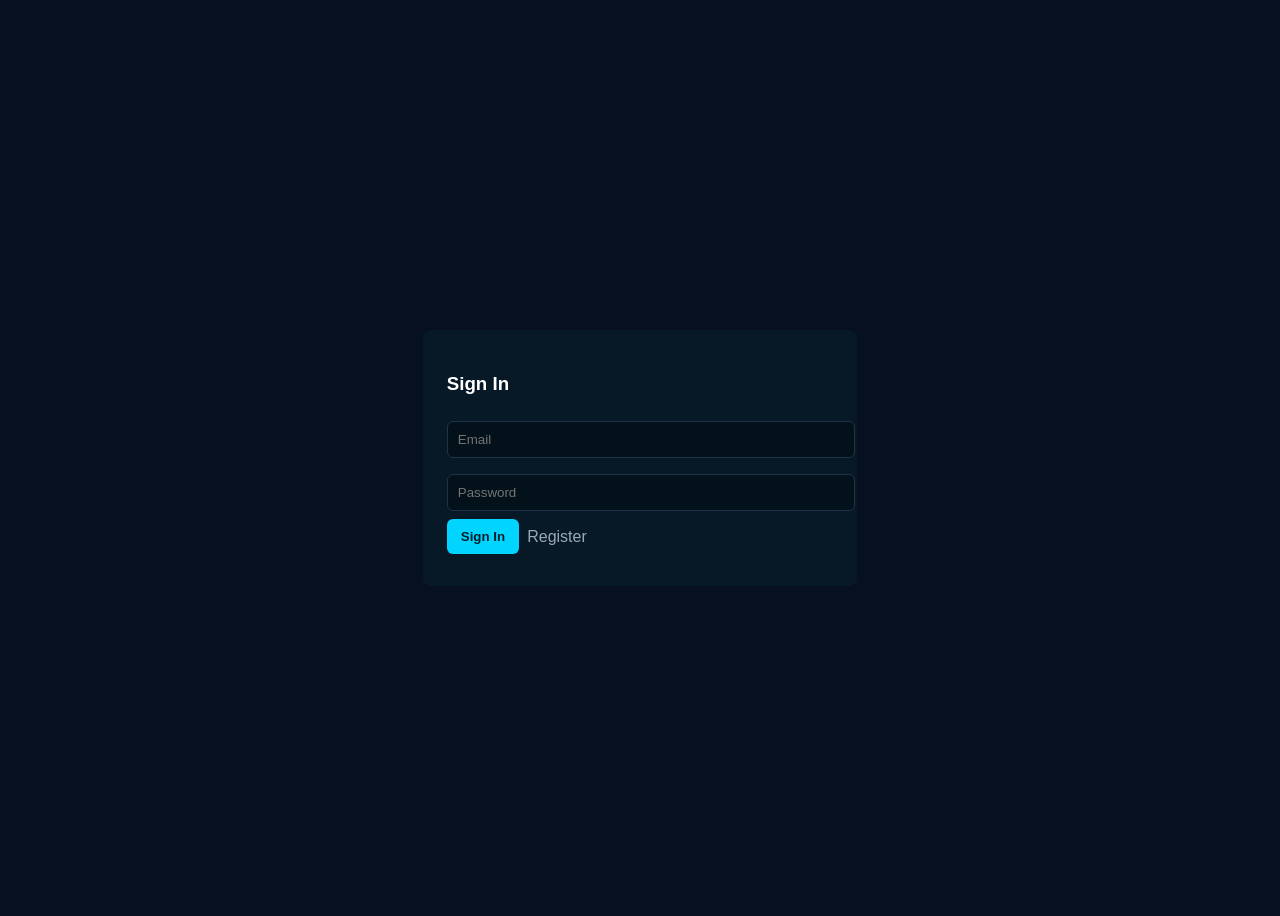
<file: Project/frontend/index.html>
<!DOCTYPE html>
<html lang="en">
<head>
    <meta charset="UTF-8">
    <meta name="viewport" content="width=device-width, initial-scale=1.0">
    <title>Disease Prediction System - SAO Health</title>
    <link rel="stylesheet" href="style.css">
</head>
<body>
<div class="app-shell">
    <!-- Sidebar: history / new chat (collapsible) -->
    <aside id="sidebar" class="sidebar open">
        <div class="sidebar-top">
            <div class="brand">SAO Health</div>
            <button id="collapseBtn" class="icon-btn" title="Collapse">≡</button>
        </div>

        <div class="sidebar-controls">
            <button id="newChatBtn" class="btn small">+ New Chat</button>
        </div>

        <div id="chatList" class="chat-list">
            <!-- Chat history items will be loaded here -->
        </div>

        <div class="sidebar-footer">
            <div class="user-mini" id="userMini">
                <div class="user-avatar" id="userAvatar">?</div>
                <div class="user-info">
                    <div class="user-name" id="userName">Loading...</div>
                    <button id="profileBtn" class="btn-link" onclick="showProfileModal()">View Profile</button>
                </div>
            </div>
        </div>
    </aside>

    <main class="main">
        <header class="main-header">
            <div id="currentChatTitle" class="title">New chat</div>
            <div class="header-actions">
                <button id="toggleSidebarBtn" class="icon-btn" onclick="toggleSidebar()">≡</button>
                <a class="btn" href="landing.html">Back to Landing</a>
                <button id="logoutBtn" class="btn outline" onclick="logout()">Logout</button>
            </div>
        </header>

        <!-- Chat Window -->
        <section id="chatWindow" class="chat-window">
            <div id="messages" class="messages">
                <!-- Welcome message -->
                <div class="msg assistant">
                    <div class="msg-content">
                        <p>Hello! I'm SAO Health Assistant. Describe your symptoms, and I'll help predict potential conditions and provide recommendations.</p>
                        <p>For example: "I have fever, cough, and headache"</p>
                    </div>
                </div>
            </div>
            <!-- Typing indicator (hidden by default) -->
            <div id="typingIndicator" class="typing-indicator hidden">
                <span></span><span></span><span></span>
            </div>
        </section>

        <!-- Composer -->
        <footer class="composer">
            <div class="composer-container">
                <textarea id="chatInput" placeholder="Describe your symptoms or ask a question..." rows="1"></textarea>
                <button id="sendBtn" class="send-btn" onclick="sendMessage()">
                    <svg viewBox="0 0 24 24" fill="none" stroke="currentColor" stroke-width="2">
                        <path d="M22 2L11 13M22 2L15 22L11 13M22 2L2 9L11 13"/>
                    </svg>
                </button>
            </div>
            <div class="composer-hint">AI predictions are for informational purposes only. Always consult a healthcare professional.</div>
        </footer>
    </main>
</div>

<!-- User Profile Modal -->
<div id="profileModal" class="modal hidden">
    <div class="modal-overlay" onclick="closeProfileModal()"></div>
    <div class="modal-content">
        <div class="modal-header">
            <h2>User Profile</h2>
            <button class="modal-close" onclick="closeProfileModal()">×</button>
        </div>
        <div class="modal-body">
            <div class="profile-section">
                <div class="profile-avatar" id="profileAvatar">?</div>
                <div class="profile-stats">
                    <div class="stat-card">
                        <div class="stat-value" id="statChats">0</div>
                        <div class="stat-label">Chats</div>
                    </div>
                    <div class="stat-card">
                        <div class="stat-value" id="statMessages">0</div>
                        <div class="stat-label">Messages</div>
                    </div>
                </div>
            </div>
            <form id="profileForm" onsubmit="updateProfile(event)">
                <div class="form-group">
                    <label for="profileName">Full Name</label>
                    <input type="text" id="profileName" name="fullName">
                </div>
                <div class="form-group">
                    <label for="profileEmail">Email</label>
                    <input type="email" id="profileEmail" name="email" readonly>
                </div>
                <div class="form-row">
                    <div class="form-group">
                        <label for="profileDob">Date of Birth</label>
                        <input type="date" id="profileDob" name="dob">
                    </div>
                    <div class="form-group">
                        <label for="profileGender">Gender</label>
                        <select id="profileGender" name="gender">
                            <option value="">Select...</option>
                            <option value="male">Male</option>
                            <option value="female">Female</option>
                            <option value="other">Other</option>
                            <option value="prefer_not_to_say">Prefer not to say</option>
                        </select>
                    </div>
                </div>
                <div class="form-group">
                    <label for="profileNationality">Nationality</label>
                    <input type="text" id="profileNationality" name="nationality">
                </div>
                <div class="form-actions">
                    <button type="submit" class="btn">Save Changes</button>
                    <button type="button" class="btn outline" onclick="showPasswordModal()">Change Password</button>
                </div>
            </form>
        </div>
    </div>
</div>

<!-- Password Change Modal -->
<div id="passwordModal" class="modal hidden">
    <div class="modal-overlay" onclick="closePasswordModal()"></div>
    <div class="modal-content">
        <div class="modal-header">
            <h2>Change Password</h2>
            <button class="modal-close" onclick="closePasswordModal()">×</button>
        </div>
        <div class="modal-body">
            <form id="passwordForm" onsubmit="changePassword(event)">
                <div class="form-group">
                    <label for="currentPassword">Current Password</label>
                    <input type="password" id="currentPassword" name="currentPassword" required>
                </div>
                <div class="form-group">
                    <label for="newPassword">New Password</label>
                    <input type="password" id="newPassword" name="newPassword" required minlength="8">
                </div>
                <div class="form-group">
                    <label for="confirmPassword">Confirm New Password</label>
                    <input type="password" id="confirmPassword" name="confirmPassword" required minlength="8">
                </div>
                <div class="form-actions">
                    <button type="submit" class="btn">Update Password</button>
                    <button type="button" class="btn outline" onclick="closePasswordModal()">Cancel</button>
                </div>
            </form>
        </div>
    </div>
</div>

<!-- Toast Notification -->
<div id="toast" class="toast hidden"></div>

<script src="script.js"></script>
</body>
</html>
</file>
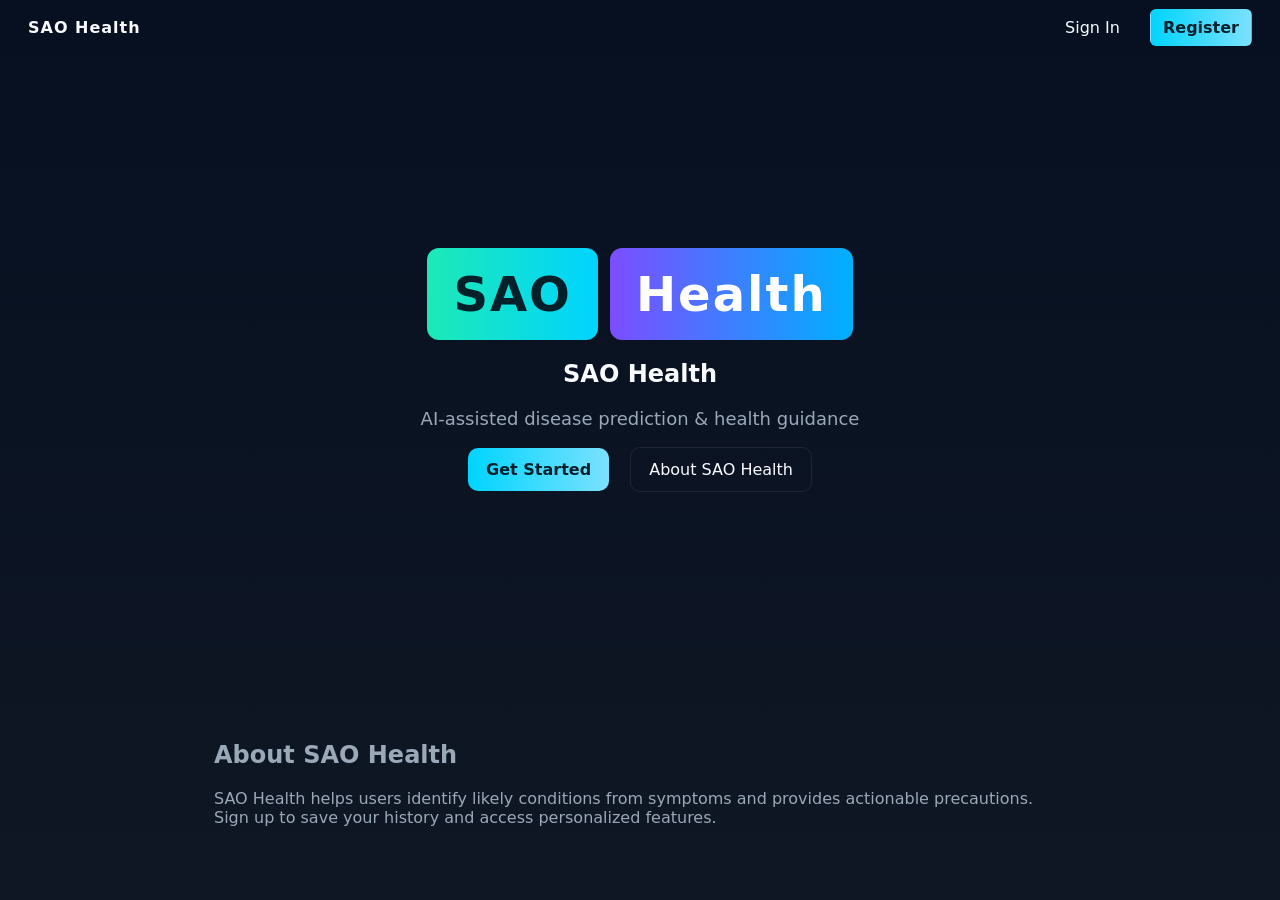
<file: Project/frontend/landing.html>
<!DOCTYPE html>
<html lang="en">
<head>
    <meta charset="utf-8" />
    <meta name="viewport" content="width=device-width,initial-scale=1" />
    <title>SAO Health — Welcome</title>
    <link rel="stylesheet" href="landing.css" />
</head>
<body>
<header class="topbar">
    <div class="brand">SAO Health</div>
    <nav>
        <a class="btn" href="signin.html">Sign In</a>
        <a class="btn primary" href="register.html">Register</a>
    </nav>
</header>

<section class="hero">
    <div class="hero-content">
        <div class="logo-anim" aria-hidden="true">
            <div class="sao">SAO</div>
            <div class="health">Health</div>
        </div>

        <h1 class="sr-only">SAO Health</h1>

        <p class="subtitle">AI-assisted disease prediction & health guidance</p>

        <div class="hero-cta">
            <a class="btn big" id="getStarted" href="index.html">Get Started</a>
            <a class="btn outline" href="#about">About SAO Health</a>
        </div>
    </div>
</section>

<section id="about" class="about">
    <div class="container">
        <h2>About SAO Health</h2>
        <p>SAO Health helps users identify likely conditions from symptoms and provides actionable precautions. Sign up to save your history and access personalized features.</p>
    </div>
</section>

<script src="landing.js"></script>
</body>
</html>
</file>
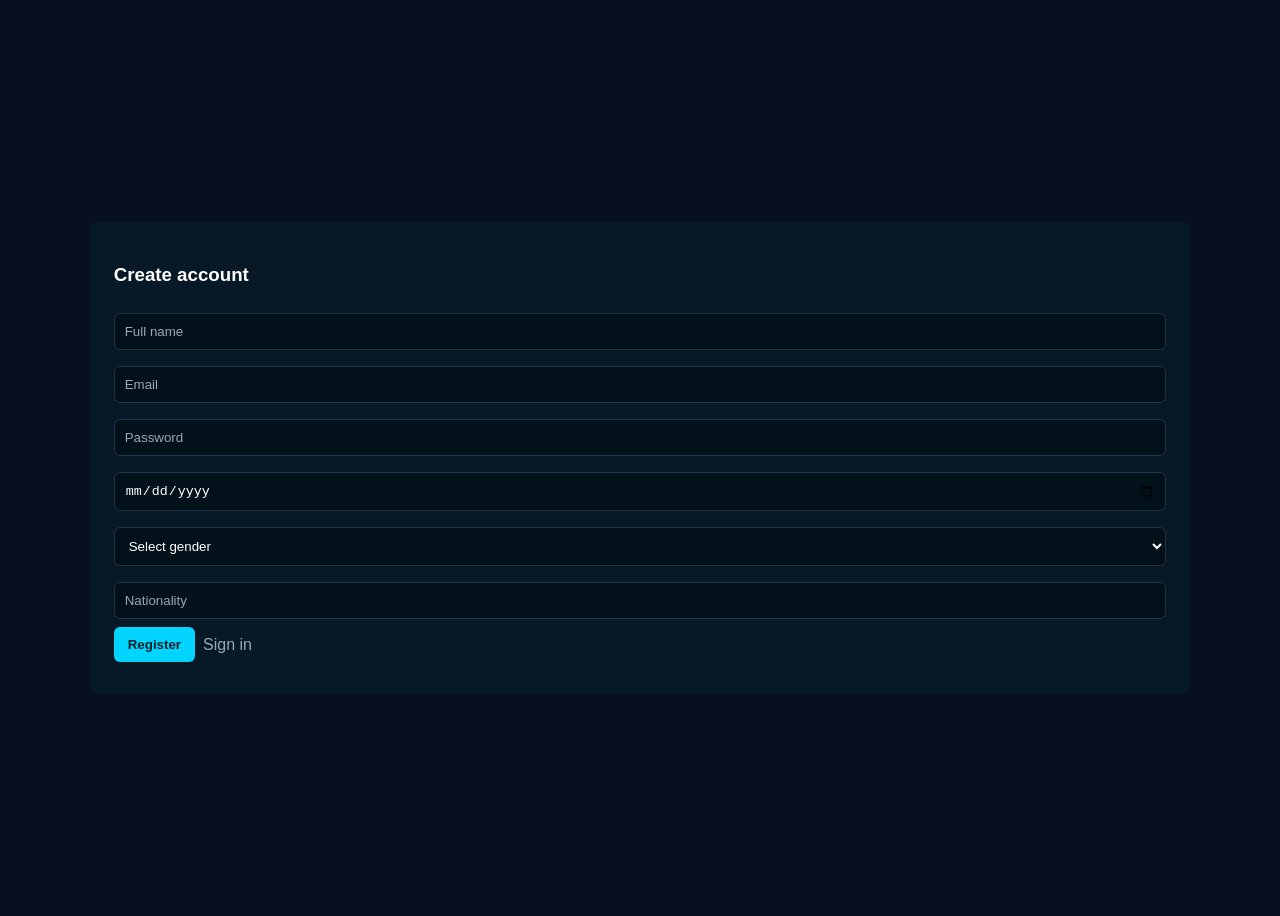
<file: Project/frontend/register.html>
<!--<!DOCTYPE html>
<html lang="en">
<head>
  <meta charset="utf-8" />
  <meta name="viewport" content="width=device-width,initial-scale=1" />
  <title>Register — SAO Health</title>
  <style>
    body{font-family:Arial,Helvetica,sans-serif;display:flex;height:100vh;align-items:center;justify-content:center;background:#071021;color:#fff}
    .card{background:#071827;padding:24px;border-radius:8px;min-width:320px}
    .card input{width:100%;margin:8px 0;padding:10px;border-radius:6px;border:1px solid #233246;background:#02111a;color:#fff}
    .btn{display:inline-block;padding:10px 14px;border-radius:6px;background:#00d4ff;color:#04202a;font-weight:700;text-decoration:none;border:none;cursor:pointer}
    .muted{color:#9aa8b8;font-size:13px;margin-top:8px}
  </style>
</head>
<body>
  <form id="regForm" class="card">
    <h3>Create account</h3>
    <input id="name" name="name" type="text" placeholder="Full name" required />
    <input id="email" name="email" type="email" placeholder="Email" required />
    <input id="password" name="password" type="password" placeholder="Password" required />
    <div style="display:flex;gap:8px;align-items:center">
      <button class="btn" type="submit">Register</button>
      <a href="signin.html" style="color:#9aa8b8;text-decoration:none">Sign in</a>
    </div>
    <div id="msg" class="muted"></div>
  </form>

<script>
const API_BASE = "http://127.0.0.1:8000";
document.getElementById("regForm").addEventListener("submit", async (e) => {
  e.preventDefault();
  const name = document.getElementById("name").value.trim();
  const email = document.getElementById("email").value.trim();
  const password = document.getElementById("password").value;
  document.getElementById("msg").innerText = "Registering...";
  try {
    const res = await fetch(API_BASE + "/auth/register", {
      method: "POST",
      headers: { "Content-Type": "application/json" },
      body: JSON.stringify({ name, email, password })
    });
    const data = await res.json();
    if (!res.ok) {
      document.getElementById("msg").innerText = data.detail || JSON.stringify(data);
      return;
    }
    document.getElementById("msg").innerText = "Registered. Redirecting to sign in...";
    setTimeout(()=> window.location.href = "signin.html", 900);
  } catch (err) {
    document.getElementById("msg").innerText = "Network error";
    console.error(err);
  }
});
</script>
</body>
</html>-->
<!DOCTYPE html>
<html lang="en">
<head>
  <meta charset="utf-8" />
  <meta name="viewport" content="width=device-width,initial-scale=1" />
  <title>Register — SAO Health</title>
  <style>
    body{font-family:Arial,Helvetica,sans-serif;display:flex;height:100vh;align-items:center;justify-content:center;background:#071021;color:#fff}
    .card{background:#071827;padding:24px;border-radius:8px;min-width:320px}
    .card input, .card select{width:100%;margin:8px 0;padding:10px;border-radius:6px;border:1px solid #233246;background:#02111a;color:#fff;box-sizing:border-box}
    .card input::placeholder{color:#9aa8b8}
    .btn{display:inline-block;padding:10px 14px;border-radius:6px;background:#00d4ff;color:#04202a;font-weight:700;text-decoration:none;border:none;cursor:pointer}
    .muted{color:#9aa8b8;font-size:13px;margin-top:8px}
    .error{color:#ff6b6b}
    .success{color:#51cf66}
  </style>
</head>
<body>
  <form id="regForm" class="card">
    <h3>Create account</h3>
    <input id="fullName" name="fullName" type="text" placeholder="Full name" required />
    <input id="email" name="email" type="email" placeholder="Email" required />
    <input id="password" name="password" type="password" placeholder="Password" required />
    <input id="dob" name="dob" type="date" required />
    <select id="gender" name="gender" required>
      <option value="">Select gender</option>
      <option value="Male">Male</option>
      <option value="Female">Female</option>
      <option value="Other">Other</option>
    </select>
    <input id="nationality" name="nationality" type="text" placeholder="Nationality" required />
    <div style="display:flex;gap:8px;align-items:center">
      <button class="btn" type="submit">Register</button>
      <a href="signin.html" style="color:#9aa8b8;text-decoration:none">Sign in</a>
    </div>
    <div id="msg" class="muted"></div>
  </form>

<script>
const API_BASE = "http://127.0.0.1:8000";
document.getElementById("regForm").addEventListener("submit", async (e) => {
  e.preventDefault();
  const fullName = document.getElementById("fullName").value.trim();
  const email = document.getElementById("email").value.trim();
  const password = document.getElementById("password").value;
  const dob = document.getElementById("dob").value;
  const gender = document.getElementById("gender").value;
  const nationality = document.getElementById("nationality").value.trim();
  
  document.getElementById("msg").innerText = "Registering...";
try {
  const res = await fetch(API_BASE + "/auth/register", {
    method: "POST",
    headers: { "Content-Type": "application/json" },
    body: JSON.stringify({ fullName, email, password, dob, gender, nationality })
  });
  
  const data = await res.json();
  
  if (!res.ok) {
    document.getElementById("msg").innerText = data.detail || data.message || JSON.stringify(data);
    document.getElementById("msg").className = "muted error";
    console.error("Server error:", data);
    return;
  }
  
  document.getElementById("msg").innerText = "Registered. Redirecting to sign in...";
  document.getElementById("msg").className = "muted success";
  setTimeout(() => window.location.href = "signin.html", 900);
} catch (err) {
  document.getElementById("msg").innerText = "Network error: " + err.message;
  document.getElementById("msg").className = "muted error";
  console.error("Error:", err);
}
});
</script>
</body>
</html>
</file>
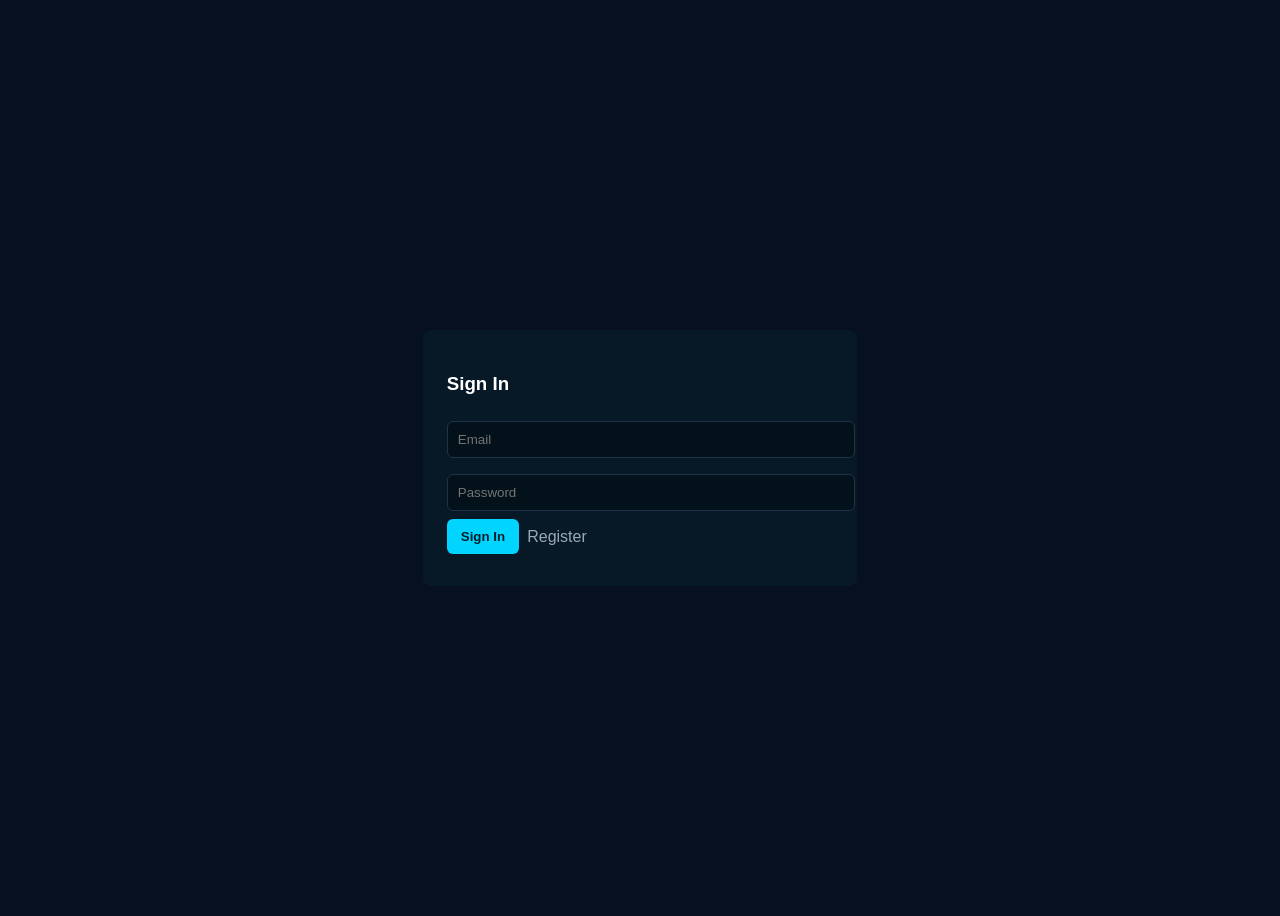
<file: Project/frontend/signin.html>
<!DOCTYPE html>
<html lang="en">
<head>
  <meta charset="utf-8" />
  <meta name="viewport" content="width=device-width,initial-scale=1" />
  <title>Sign In — SAO Health</title>
  <style>
    body{font-family:Arial,Helvetica,sans-serif;display:flex;height:100vh;align-items:center;justify-content:center;background:#071021;color:#fff}
    .card{background:#071827;padding:24px;border-radius:8px;min-width:320px}
    .card input{width:100%;margin:8px 0;padding:10px;border-radius:6px;border:1px solid #233246;background:#02111a;color:#fff}
    .btn{display:inline-block;padding:10px 14px;border-radius:6px;background:#00d4ff;color:#04202a;font-weight:700;text-decoration:none;border:none;cursor:pointer}
    .muted{color:#9aa8b8;font-size:13px;margin-top:8px}
  </style>
</head>
<body>
  <form id="signinForm" class="card">
    <h3>Sign In</h3>
    <input id="email" name="email" type="email" placeholder="Email" required />
    <input id="password" name="password" type="password" placeholder="Password" required />
    <div style="display:flex;gap:8px;align-items:center">
      <button class="btn" type="submit">Sign In</button>
      <a href="register.html" style="color:#9aa8b8;text-decoration:none">Register</a>
    </div>
    <div id="msg" class="muted"></div>
  </form>

<script>
const API_BASE = "http://127.0.0.1:8000";
document.getElementById("signinForm").addEventListener("submit", async (e) => {
  e.preventDefault();
  const email = document.getElementById("email").value.trim();
  const password = document.getElementById("password").value;
  document.getElementById("msg").innerText = "Signing in...";
  try {
    const res = await fetch(API_BASE + "/auth/login", {
      method: "POST",
      headers: { "Content-Type": "application/json" },
      body: JSON.stringify({ email, password })
    });
    const data = await res.json();
    if (!res.ok) {
      document.getElementById("msg").innerText = data.detail || JSON.stringify(data);
      return;
    }
    document.getElementById("msg").innerText = "Signed in.";
    console.log("Login response:", data);
    localStorage.setItem("sao_token", data.access_token);
    if (data.user) localStorage.setItem("sao_user", JSON.stringify(data.user));
    console.log("Token stored:", localStorage.getItem("sao_token"));
    console.log("User stored:", localStorage.getItem("sao_user"));
    window.location.href = "index.html";
  } catch (err) {
    document.getElementById("msg").innerText = "Network error";
    console.error(err);
  }
});
</script>
</body>
</html>
</file>
<file: Project/frontend/style.css>
body {
    font-family: -apple-system, BlinkMacSystemFont, 'Segoe UI', Roboto, Oxygen, Ubuntu, sans-serif;
    background: #0f1724;
    margin: 0;
    padding: 0;
}

.container {
    width: 40%;
    margin: auto;
    margin-top: 60px;
    padding: 20px;
    background: white;
    border-radius: 10px;
    box-shadow: 0 0 10px gray;
}

textarea {
    width: 100%;
    height: 120px;
    padding: 10px;
    font-size: 16px;
}

button {
    margin-top: 10px;
    width: 100%;
    padding: 12px;
    background: #1e88e5;
    color: white;
    border: none;
    cursor: pointer;
    border-radius: 6px;
    font-size: 16px;
}

button:hover {
    background: #1565c0;
}

.result {
    margin-top: 20px;
    background: #fafafa;
    padding: 15px;
    border-left: 4px solid #1e88e5;
}

.hidden {
    display: none !important;
}

ul {
    margin-top: 10px;
}

:root{
  --bg:#0f1724;
  --card:#0b1220;
  --accent:#00d4ff;
  --accent-2:#7c4dff;
  --muted:#9aa8b8;
  --white:#f8fbff;
}

.app-shell{
  display:flex;
  min-height:100vh;
  background: linear-gradient(180deg,#071021 0%, var(--bg) 100%);
  color:var(--white);
}

.sidebar{
  width:280px;
  background:linear-gradient(180deg,#071827,#06121a);
  border-right:1px solid rgba(255,255,255,0.04);
  padding:16px;
  display:flex;
  flex-direction:column;
  transition:width .22s ease, transform .25s ease;
  box-shadow: 4px 0 20px rgba(2,6,12,0.6);
  z-index: 100;
}
.sidebar.closed{
  width:64px;
  transform: translateX(-100%);
  position: absolute;
}
.sidebar .sidebar-top{
  display:flex;
  align-items:center;
  justify-content:space-between;
  margin-bottom:12px;
}
.sidebar .brand{
  font-weight:700;
  letter-spacing:1px;
  font-size: 1.2rem;
}
.icon-btn{
  background:transparent;
  color:var(--white);
  border:none;
  font-size:18px;
  cursor:pointer;
  padding: 8px;
  border-radius: 8px;
  transition: background 0.2s;
}
.icon-btn:hover{
  background: rgba(255,255,255,0.1);
}

.sidebar-controls{
  margin-bottom:12px;
}
.btn.small{
  padding:8px 10px;
  background:linear-gradient(90deg,var(--accent),var(--accent-2));
  color:#04202a;
  border-radius:8px;
  border:none;
  cursor:pointer;
  width: 100%;
  font-weight: 600;
}

.chat-list{
  overflow:auto;
  flex:1 1 auto;
  padding-right:6px;
}
.chat-item{
  padding:10px;
  margin-bottom:8px;
  background:rgba(255,255,255,0.02);
  border-radius:8px;
  cursor:pointer;
  font-size:14px;
  color:var(--white);
  transition: all 0.2s;
  display: flex;
  align-items: center;
  gap: 10px;
}
.chat-item:hover{
  background:rgba(255,255,255,0.06);
}
.chat-item.active{
  background:linear-gradient(90deg, rgba(0,212,255,0.12), rgba(124,77,255,0.08));
  border-left:3px solid var(--accent);
  padding-left:8px;
}
.chat-item-icon{
  font-size: 16px;
  opacity: 0.7;
}
.chat-item-title{
  flex: 1;
  white-space: nowrap;
  overflow: hidden;
  text-overflow: ellipsis;
}

.sidebar-footer{
  margin-top:12px;
  border-top: 1px solid rgba(255,255,255,0.04);
  padding-top: 12px;
}
.user-mini{
  display: flex;
  align-items: center;
  gap: 10px;
  padding: 8px;
  border-radius: 8px;
  cursor: pointer;
  transition: background 0.2s;
}
.user-mini:hover{
  background: rgba(255,255,255,0.05);
}
.user-avatar{
  width: 36px;
  height: 36px;
  border-radius: 50%;
  background: linear-gradient(135deg, var(--accent), var(--accent-2));
  display: flex;
  align-items: center;
  justify-content: center;
  font-weight: 600;
  font-size: 14px;
}
.user-info{
  flex: 1;
  min-width: 0;
}
.user-name{
  font-weight: 500;
  font-size: 14px;
  white-space: nowrap;
  overflow: hidden;
  text-overflow: ellipsis;
}
.btn-link{
  background: none;
  border: none;
  color: var(--accent);
  font-size: 12px;
  cursor: pointer;
  padding: 0;
  width: auto;
  margin: 0;
  text-decoration: underline;
}

.main{
  flex:1 1 auto;
  display:flex;
  flex-direction:column;
  max-height:100vh;
  position: relative;
}
.main-header{
  display:flex;
  justify-content:space-between;
  align-items:center;
  padding:16px 20px;
  border-bottom:1px solid rgba(255,255,255,0.03);
  background: linear-gradient(90deg, rgba(2,6,12,0.2), transparent);
}
.title{
  font-weight:700;
  font-size: 1.1rem;
}
.header-actions{
  display: flex;
  align-items: center;
  gap: 10px;
}
.header-actions .btn{
  background:transparent;
  color:var(--white);
  border:1px solid rgba(255,255,255,0.06);
  padding:8px 10px;
  border-radius:8px;
  text-decoration:none;
  width: auto;
}
.header-actions .btn.outline{
  background: transparent;
  border: 1px solid rgba(255,255,255,0.2);
}
.header-actions .btn.outline:hover{
  background: rgba(255,255,255,0.05);
}

.chat-window{
  padding:18px;
  overflow:auto;
  background:linear-gradient(180deg, rgba(2,6,12,0.02), transparent);
  flex:1 1 auto;
  display: flex;
  flex-direction: column;
}
.messages{
  display:flex;
  flex-direction:column;
  gap:12px;
  max-width: 800px;
  margin: 0 auto;
  width: 100%;
  padding-bottom: 20px;
}

.msg{
  max-width:80%;
  padding:12px 16px;
  border-radius:12px;
  line-height:1.5;
  white-space:pre-wrap;
  animation: fadeIn 0.3s ease;
}
@keyframes fadeIn{
  from{ opacity: 0; transform: translateY(10px); }
  to{ opacity: 1; transform: translateY(0); }
}
.msg.user{
  align-self:flex-end;
  background:linear-gradient(135deg,var(--accent),#7be1ff);
  color:#04202a;
  border-bottom-right-radius:4px;
}
.msg.assistant{
  align-self:flex-start;
  background:rgba(255,255,255,0.03);
  color:var(--white);
  border-bottom-left-radius:4px;
  border: 1px solid rgba(255,255,255,0.05);
}
.msg.system{
  align-self:center;
  background:transparent;
  color: var(--muted);
  font-size: 13px;
  font-style: italic;
}

.msg-content{
  min-height: 20px;
}
.msg-content p{
  margin: 0 0 8px 0;
}
.msg-content p:last-child{
  margin-bottom: 0;
}

.prediction-result{
  background: rgba(0, 212, 255, 0.1);
  border: 1px solid rgba(0, 212, 255, 0.2);
  border-radius: 8px;
  padding: 12px;
  margin-top: 8px;
}
.prediction-result h4{
  margin: 0 0 8px 0;
  color: var(--accent);
  font-size: 14px;
}
.prediction-result .disease-name{
  font-size: 18px;
  font-weight: 600;
  color: var(--white);
  margin-bottom: 8px;
}
.prediction-result .probability{
  font-size: 13px;
  color: var(--muted);
  margin-bottom: 12px;
}
.prediction-result .precautions{
  margin-top: 12px;
}
.prediction-result .precautions h5{
  margin: 0 0 6px 0;
  font-size: 13px;
  color: var(--muted);
}
.prediction-result .precautions ul{
  margin: 0;
  padding-left: 20px;
}
.prediction-result .precautions li{
  margin-bottom: 4px;
  font-size: 13px;
}

.composer{
  display:flex;
  flex-direction:column;
  gap:8px;
  padding:16px 20px;
  border-top:1px solid rgba(255,255,255,0.03);
  background:linear-gradient(180deg, rgba(2,6,12,0.02), rgba(2,6,12,0.05));
}
.composer-container{
  display:flex;
  gap:12px;
  align-items:flex-end;
  max-width: 800px;
  margin: 0 auto;
  width: 100%;
}
.composer textarea{
  flex:1 1 auto;
  min-height:44px;
  max-height:180px;
  padding:12px 16px;
  border-radius:16px;
  border:1px solid rgba(255,255,255,0.08);
  background: rgba(2,6,12,0.3);
  color:var(--white);
  resize:none;
  font-family: inherit;
  font-size: 15px;
  line-height: 1.4;
}
.composer textarea:focus{
  outline: none;
  border-color: var(--accent);
}
.composer textarea::placeholder{
  color: var(--muted);
}
.send-btn{
  width:44px;
  height:44px;
  border-radius:50%;
  background:linear-gradient(135deg,var(--accent),var(--accent-2));
  color:#04202a;
  padding:0;
  display:flex;
  align-items:center;
  justify-content:center;
  border:none;
  cursor:pointer;
  transition: all 0.2s;
}
.send-btn:hover{
  transform: scale(1.05);
  box-shadow: 0 0 20px rgba(0, 212, 255, 0.3);
}
.send-btn:disabled{
  opacity: 0.5;
  cursor: not-allowed;
  transform: none;
  box-shadow: none;
}
.send-btn svg{
  width:20px;
  height:20px;
}
.composer-hint{
  text-align: center;
  font-size:12px;
  color:var(--muted);
  max-width: 800px;
  margin: 0 auto;
  width: 100%;
}

.typing-indicator{
  display: flex;
  gap: 4px;
  padding: 12px 16px;
  align-self: flex-start;
  background: rgba(255,255,255,0.03);
  border-radius: 12px;
  border-bottom-left-radius: 4px;
}
.typing-indicator span{
  width: 8px;
  height: 8px;
  border-radius: 50%;
  background: var(--accent);
  animation: bounce 1.4s infinite ease-in-out both;
}
.typing-indicator span:nth-child(1){ animation-delay: -0.32s; }
.typing-indicator span:nth-child(2){ animation-delay: -0.16s; }
@keyframes bounce{
  0%, 80%, 100%{ transform: scale(0); opacity: 0.5; }
  40%{ transform: scale(1); opacity: 1; }
}

.modal{
  position: fixed;
  top: 0;
  left: 0;
  right: 0;
  bottom: 0;
  z-index: 1000;
  display: flex;
  align-items: center;
  justify-content: center;
}
.modal-overlay{
  position: absolute;
  top: 0;
  left: 0;
  right: 0;
  bottom: 0;
  background: rgba(0, 0, 0, 0.7);
  backdrop-filter: blur(4px);
}
.modal-content{
  position: relative;
  background: var(--card);
  border-radius: 16px;
  width: 90%;
  max-width: 480px;
  max-height: 90vh;
  overflow: auto;
  border: 1px solid rgba(255,255,255,0.1);
  box-shadow: 0 20px 60px rgba(0, 0, 0, 0.5);
}
.modal-header{
  display: flex;
  justify-content: space-between;
  align-items: center;
  padding: 20px 24px;
  border-bottom: 1px solid rgba(255,255,255,0.05);
}
.modal-header h2{
  margin: 0;
  font-size: 1.3rem;
}
.modal-close{
  background: none;
  border: none;
  color: var(--muted);
  font-size: 24px;
  cursor: pointer;
  padding: 0;
  width: auto;
  margin: 0;
}
.modal-close:hover{
  color: var(--white);
}
.modal-body{
  padding: 24px;
}

.profile-section{
  text-align: center;
  margin-bottom: 24px;
}
.profile-avatar{
  width: 80px;
  height: 80px;
  border-radius: 50%;
  background: linear-gradient(135deg, var(--accent), var(--accent-2));
  display: flex;
  align-items: center;
  justify-content: center;
  font-weight: 600;
  font-size: 32px;
  margin: 0 auto 16px;
}
.profile-stats{
  display: flex;
  justify-content: center;
  gap: 24px;
}
.stat-card{
  text-align: center;
}
.stat-value{
  font-size: 24px;
  font-weight: 700;
  color: var(--accent);
}
.stat-label{
  font-size: 12px;
  color: var(--muted);
  text-transform: uppercase;
  letter-spacing: 1px;
}

.form-group{
  margin-bottom: 16px;
}
.form-group label{
  display: block;
  margin-bottom: 6px;
  font-size: 14px;
  color: var(--muted);
}
.form-group input,
.form-group select{
  width: 100%;
  padding: 12px 14px;
  border-radius: 8px;
  border: 1px solid rgba(255,255,255,0.08);
  background: rgba(2,6,12,0.3);
  color: var(--white);
  font-size: 14px;
  box-sizing: border-box;
}
.form-group input:focus,
.form-group select:focus{
  outline: none;
  border-color: var(--accent);
}
.form-group input:read-only{
  opacity: 0.6;
  cursor: not-allowed;
}
.form-row{
  display: flex;
  gap: 12px;
}
.form-row .form-group{
  flex: 1;
}
.form-actions{
  display: flex;
  gap: 12px;
  margin-top: 24px;
}
.form-actions .btn{
  flex: 1;
  margin: 0;
}
.form-actions .btn.outline{
  background: transparent;
  border: 1px solid rgba(255,255,255,0.2);
}

.toast{
  position: fixed;
  bottom: 20px;
  left: 50%;
  transform: translateX(-50%);
  background: var(--card);
  color: var(--white);
  padding: 12px 24px;
  border-radius: 8px;
  box-shadow: 0 10px 40px rgba(0,0,0,0.3);
  border: 1px solid rgba(255,255,255,0.1);
  z-index: 2000;
  animation: slideUp 0.3s ease;
}
.toast.success{
  border-color: #10b981;
}
.toast.error{
  border-color: #ef4444;
}
@keyframes slideUp{
  from{ transform: translate(-50%, 20px); opacity: 0; }
  to{ transform: translate(-50%, 0); opacity: 1; }
}

.quick-panel{
  display: none;
}

@media (max-width:900px){
  .sidebar{
    display: flex;
    position: fixed;
    height: 100vh;
  }
  .sidebar.closed{
    transform: translateX(-100%);
  }
  .main{
    padding:0;
  }
  .msg{
    max-width: 90%;
  }
}

@media (max-width:600px){
  .sidebar{
    width: 100%;
  }
  .modal-content{
    width: 95%;
    max-height: 80vh;
  }
  .form-row{
    flex-direction: column;
    gap: 0;
  }
  .composer-container{
    padding: 0 4px;
  }
  .header-actions .btn{
    padding: 6px 8px;
    font-size: 13px;
  }
}
</file>
<file: Project/frontend/landing.css>
/* Minimal styles + hero animation */
:root{
  --bg:#0f1724;
  --card:#0b1220;
  --accent:#00d4ff;
  --muted:#9aa8b8;
  --white:#f8fbff;
}

*{box-sizing:border-box}
body{
  margin:0;
  font-family:Inter,system-ui,Segoe UI,Roboto,"Helvetica Neue",Arial;
  background:linear-gradient(180deg,#071021 0%, var(--bg) 100%);
  color:var(--white);
  min-height:100vh;
}

/* topbar */
.topbar{
  display:flex;
  justify-content:space-between;
  align-items:center;
  padding:18px 28px;
  backdrop-filter: blur(6px);
}
.topbar .brand{
  font-weight:700;
  letter-spacing:1px;
}
.topbar nav a{
  margin-left:12px;
  text-decoration:none;
  color:var(--white);
  padding:8px 12px;
  border-radius:6px;
  border:1px solid transparent;
}
.topbar nav a.primary{
  background:linear-gradient(90deg,var(--accent),#7be1ff);
  color:#04202a;
  font-weight:600;
}

/* hero */
.hero{
  display:flex;
  align-items:center;
  justify-content:center;
  height:70vh;
  text-align:center;
  padding:24px;
}
.logo-anim{
  display:flex;
  align-items:center;
  justify-content:center;
  gap:12px;
  margin-bottom:18px;
}
.logo-anim .sao, .logo-anim .health{
  font-size:48px;
  font-weight:800;
  letter-spacing:2px;
  padding:18px 26px;
  border-radius:12px;
  transform-origin:center;
}

/* animated gradient blocks */
.logo-anim .sao{
  background:linear-gradient(90deg,#1de9b6,#00d4ff);
  color:#04202a;
  animation: floatA 3s ease-in-out infinite;
}
.logo-anim .health{
  background:linear-gradient(90deg,#7c4dff,#00b0ff);
  color:#fff;
  animation: floatB 3s ease-in-out infinite;
}

@keyframes floatA{
  0%{transform: translateY(0) rotate(-4deg) scale(1)}
  50%{transform: translateY(-12px) rotate(0deg) scale(1.02)}
  100%{transform: translateY(0) rotate(-4deg) scale(1)}
}
@keyframes floatB{
  0%{transform: translateY(0) rotate(4deg) scale(1)}
  50%{transform: translateY(12px) rotate(0deg) scale(1.02)}
  100%{transform: translateY(0) rotate(4deg) scale(1)}
}

.subtitle{
  color:var(--muted);
  margin:8px 0 18px;
  font-size:18px;
}

.hero-cta .btn{
  margin:0 8px;
  text-decoration:none;
  padding:12px 18px;
  border-radius:10px;
  display:inline-block;
}
.btn.big{
  background:linear-gradient(90deg,var(--accent),#7be1ff);
  color:#04202a;
  font-weight:700;
}
.btn.outline{
  color:var(--white);
  border:1px solid rgba(255,255,255,0.08);
}

/* about */
.about{
  padding:36px 24px;
  background:transparent;
  max-width:900px;
  margin:0 auto 64px;
  color:var(--muted);
}
</file>
